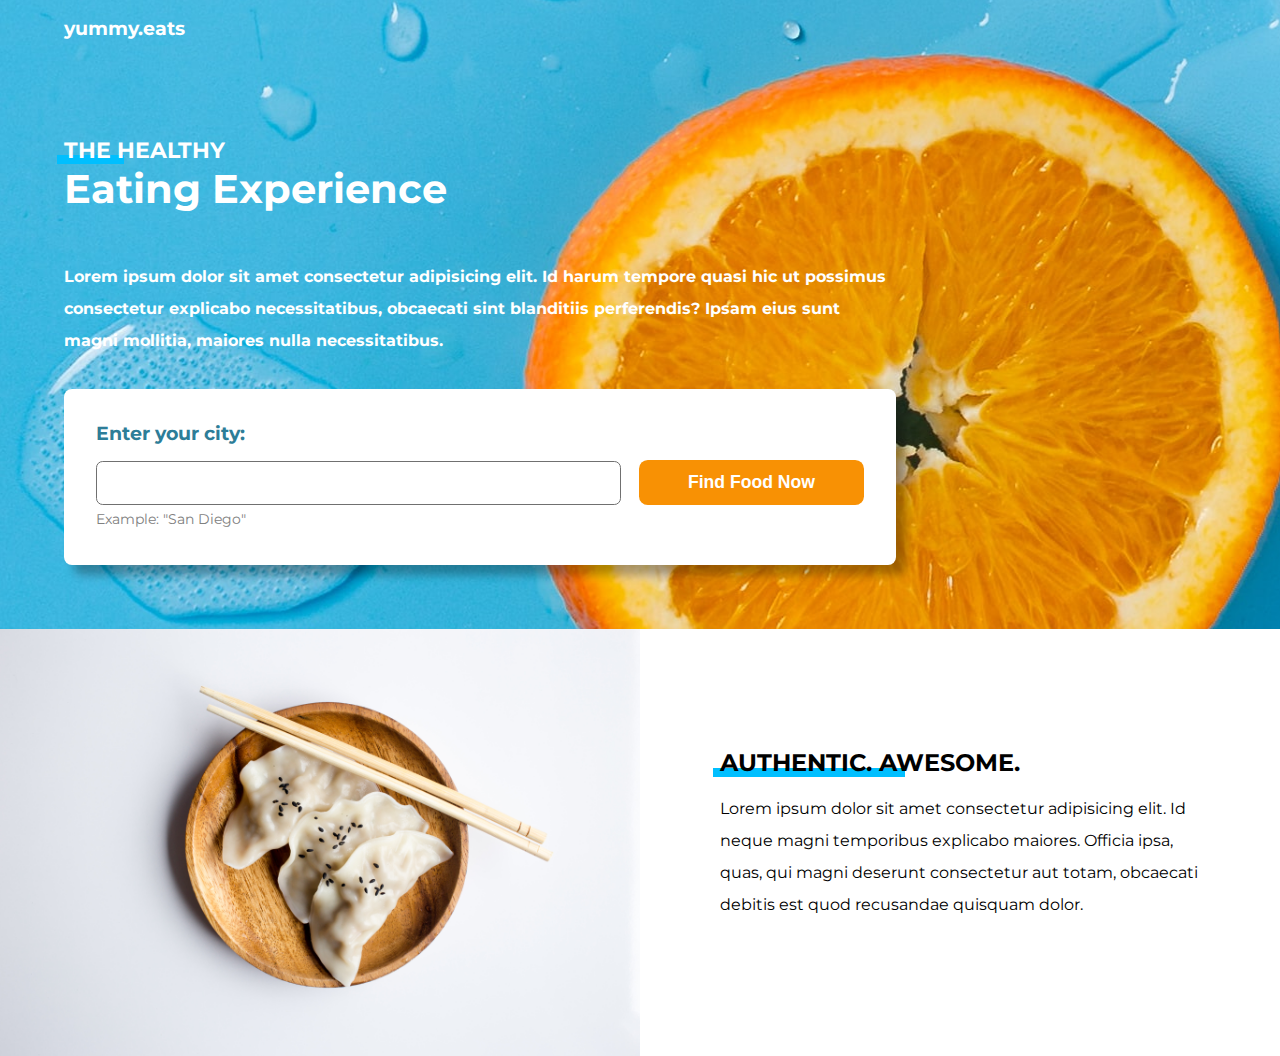
<file: Food/index.html>
<!DOCTYPE html>
<html lang="en">
<head>
    <meta charset="UTF-8">
    <meta http-equiv="X-UA-Compatible" content="IE=edge">
    <meta name="viewport" content="width=device-width, initial-scale=1.0">
    <title>Document</title>
    <link rel="stylesheet" href="css/main.css">
</head>
<body>
    <div class="overlay" id="overlay">
        <h3>Searching now...</h3>
    </div>
    <div class="hero-bg">
        <section class="top">
            <header>
                <a href="#">yummy.eats</a>
            </header>
            <h1><span>The Healthy</span> Eating Experience</h1>
            <p>Lorem ipsum dolor sit amet consectetur adipisicing elit. Id harum tempore quasi hic ut possimus consectetur explicabo necessitatibus, obcaecati sint blanditiis perferendis? Ipsam eius sunt magni mollitia, maiores nulla necessitatibus.</p>
            <div class="form-container">
                <form action="">
                    <div class="form-left">
                        <label for="city">Enter your city:</label>
                        <input type="text" name="city" id ="city">
                        <p>Example: "San Diego"</p>
                    </div>
                    <input type="button" value="Find Food Now" id="cta-btn">
                </form>
            </div>
        </section>
    </div>
    <section class="authentic">
        <div class="right-col">
            <h2>Authentic. Awesome.</h2>
            <p>Lorem ipsum dolor sit amet consectetur adipisicing elit. Id neque magni temporibus explicabo maiores. Officia ipsa, quas, qui magni deserunt consectetur aut totam, obcaecati debitis est quod recusandae quisquam dolor.</p>
        </div>
        <img src="images/food2.jpg" alt="Picture of food in a bowl">
    </section>

    <script>
        let btn = document.getElementById('cta-btn');
        let overlay = document.getElementById('overlay');
        btn.addEventListener('click', () =>{
        overlay.style.display = 'grid';
        overlay.classList.add('animate-over');
        })
    </script>
</body>
</html>
</file>
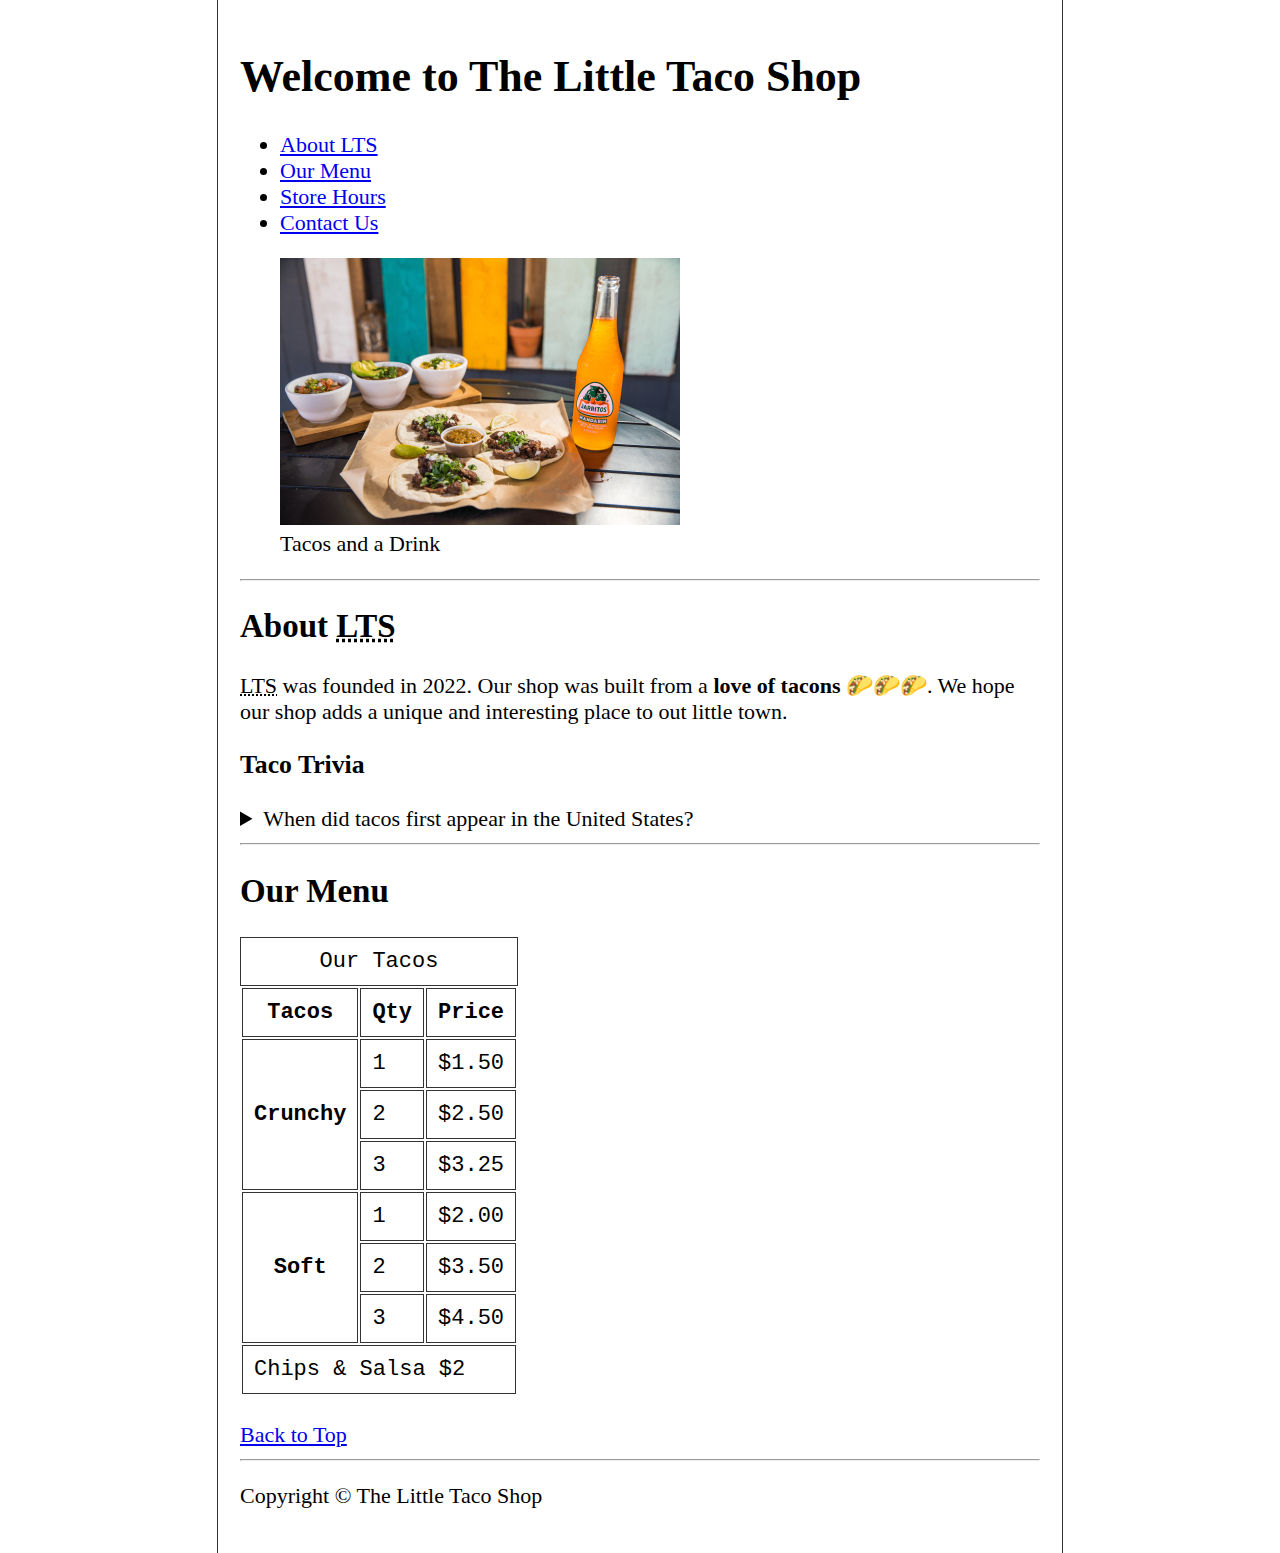
<file: Project/Html/index.html>
<!DOCTYPE html>
<html lang="en">
  <head>
    <meta charset="UTF-8">
    <meta name="description" content="This page is about Little Taco shop" >
    <title>Home</title>
    <link rel="stylesheet" href="../css/style.css" >
  </head>
  <body>
    <header>
      <h1>Welcome to The Little Taco Shop</h1>
    </header>
    <main>
      <div>
        <nav>
          <ul>
            <li><a href="#about">About LTS</a></li>
            <li><a href="#menu">Our Menu</a></li>
            <li><a href="hours.html" target="_blank">Store Hours</a></li>
            <li><a href="contact.html" target="_blank">Contact Us</a></li>
          </ul>
        </nav>
        <figure>
          <img
            src="../img/tacos_and_drink_400x267.png"
            alt="Tacos and a Drink"
            width="400"
            height="267"
          >
          <figcaption>Tacos and a Drink</figcaption>
        </figure>
      </div>
      <hr>
      <section id="about">
        <h2>About <abbr title="Little Taco Shop">LTS</abbr></h2>
        <p>
          <abbr title="Little Taco Shop">LTS</abbr> was founded in 2022. Our
          shop was built from a <b>love of tacons</b> 🌮🌮🌮. We hope our shop
          adds a unique and interesting place to out little town.
        </p>
        <h3>Taco Trivia</h3>
        <aside>
          <details>
            <summary>
              When did tacos first appear in the United States?
            </summary>
            <p>The Taco was first introduced to the United States in 1905. Mexican
              migrants were coming in to work on railroads and other jobs and
              started to bring their delicious food with them. Tacos were
              essentially a street food at this time since they were highly
              portable and cheap.</p>
          </details>
        </aside>
      </section>
      <hr>
      <section id="menu">
        <h2>Our Menu</h2>
        <table>
          <caption>
            Our Tacos
          </caption>
          <thead>
            <tr>
              <th>Tacos</th>
              <th>Qty</th>
              <th>Price</th>
            </tr>
          </thead>
          <tbody>
            <tr>
              <th rowspan="3">Crunchy</th>
              <td>1</td>
              <td>$1.50</td>
            </tr>
            <tr>
              <td>2</td>
              <td>$2.50</td>
            </tr>
            <tr>
              <td>3</td>
              <td>$3.25</td>
            </tr>
            <tr>
              <th rowspan="3">Soft</th>
              <td>1</td>
              <td>$2.00</td>
            </tr>
            <tr>
              <td>2</td>
              <td>$3.50</td>
            </tr>
            <tr>
              <td>3</td>
              <td>$4.50</td>
            </tr>
          </tbody>
          <tfoot>
            <tr>
              <td colspan="3">Chips & Salsa $2</td>
            </tr>
          </tfoot>
        </table>
        <br>
        <a href="#">Back to Top</a>
      </section>
    </main>
    <hr>
    <footer>
      <p>Copyright &#169; The Little Taco Shop</p>
    </footer>
  </body>
</html>
</file>
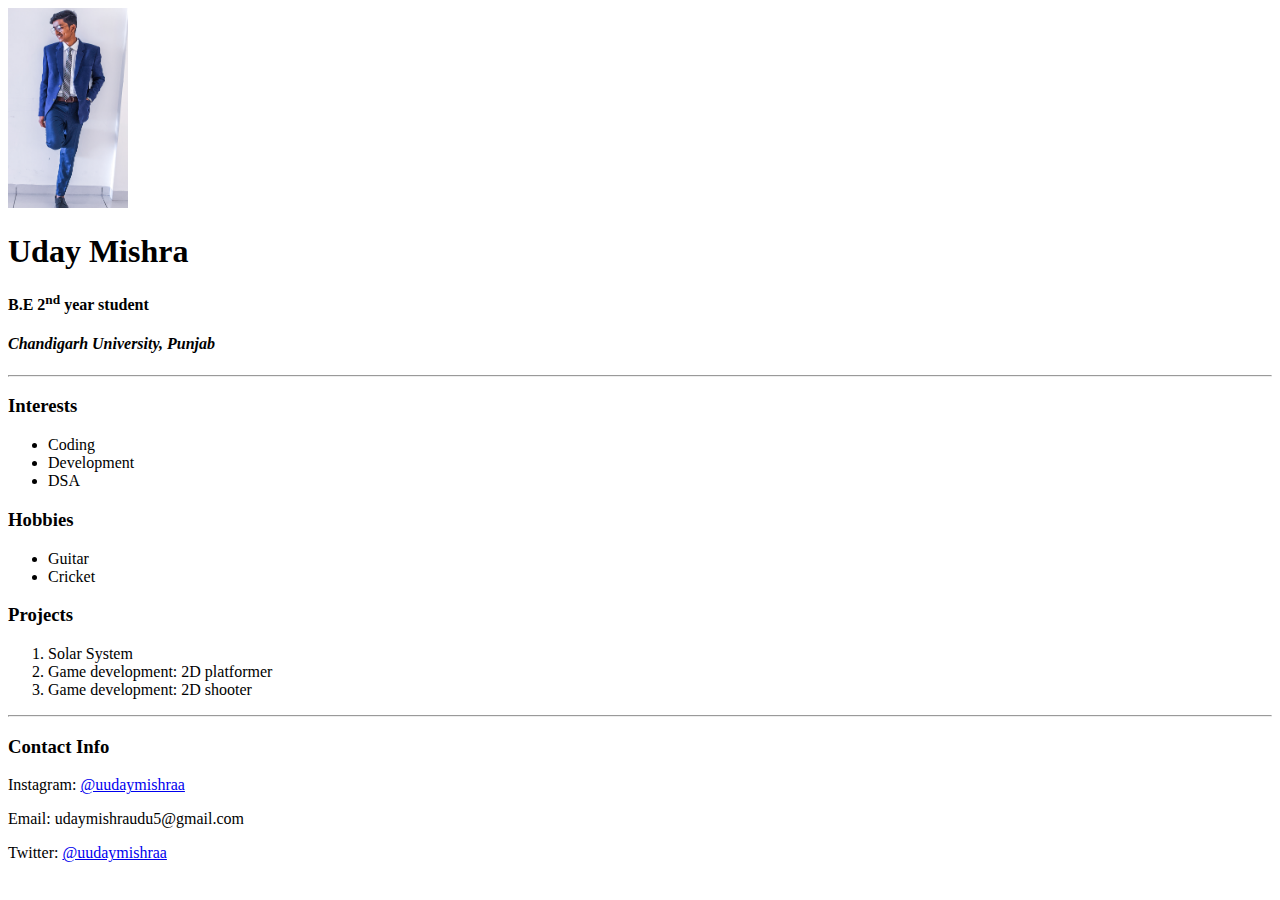
<file: Practice/HTML/about.html>
<!DOCTYPE html>
<html lang = en-IN>
    <head>
        <meta charset="UTF-8">
        <meta name = "author" content = "Uday Mishra">
        <meta name = "description" content = "This page is about me">
        <title>About me</title>
        <!-- <link rel="stylesheet" href="../CSS/style.css"> -->
    </head>
    <body>
    <div class = "image-container">
        <img src="../images/pic.jpg" alt="Profile Picture" width="120" height="200">
        <h1>Uday Mishra<br></h1>
        
        <h4> B.E 2<sup>nd</sup> year student</h4>
        <h4><i> Chandigarh University, Punjab</i> </h4>
    </div>
    <hr>
    <h3>Interests</h3>
    <ul>
        <li>Coding</li>
        <li>Development</li>
        <li>DSA</li>
    </ul>
    <h3>Hobbies</h3>
    <ul>
        <li>Guitar</li>
        <li>Cricket</li>
    </ul>
    <h3>Projects</h3>
    <ol>
        <li>Solar System</li>
        <li>Game development: 2D platformer</li>
        <li>Game development: 2D shooter</li>
    </ol>
    <hr>
    <h3>Contact Info</h3>
    <p>Instagram: <a href="https://www.instagram.com/uudaymishraa/" target = "_blank">@uudaymishraa</a></p>
    <p>Email: udaymishraudu5@gmail.com</p>
    <p>Twitter: <a href="https://twitter.com/uudaymishraa" target = "_blank">@uudaymishraa</a></p>
    </body>
</html>
</file>
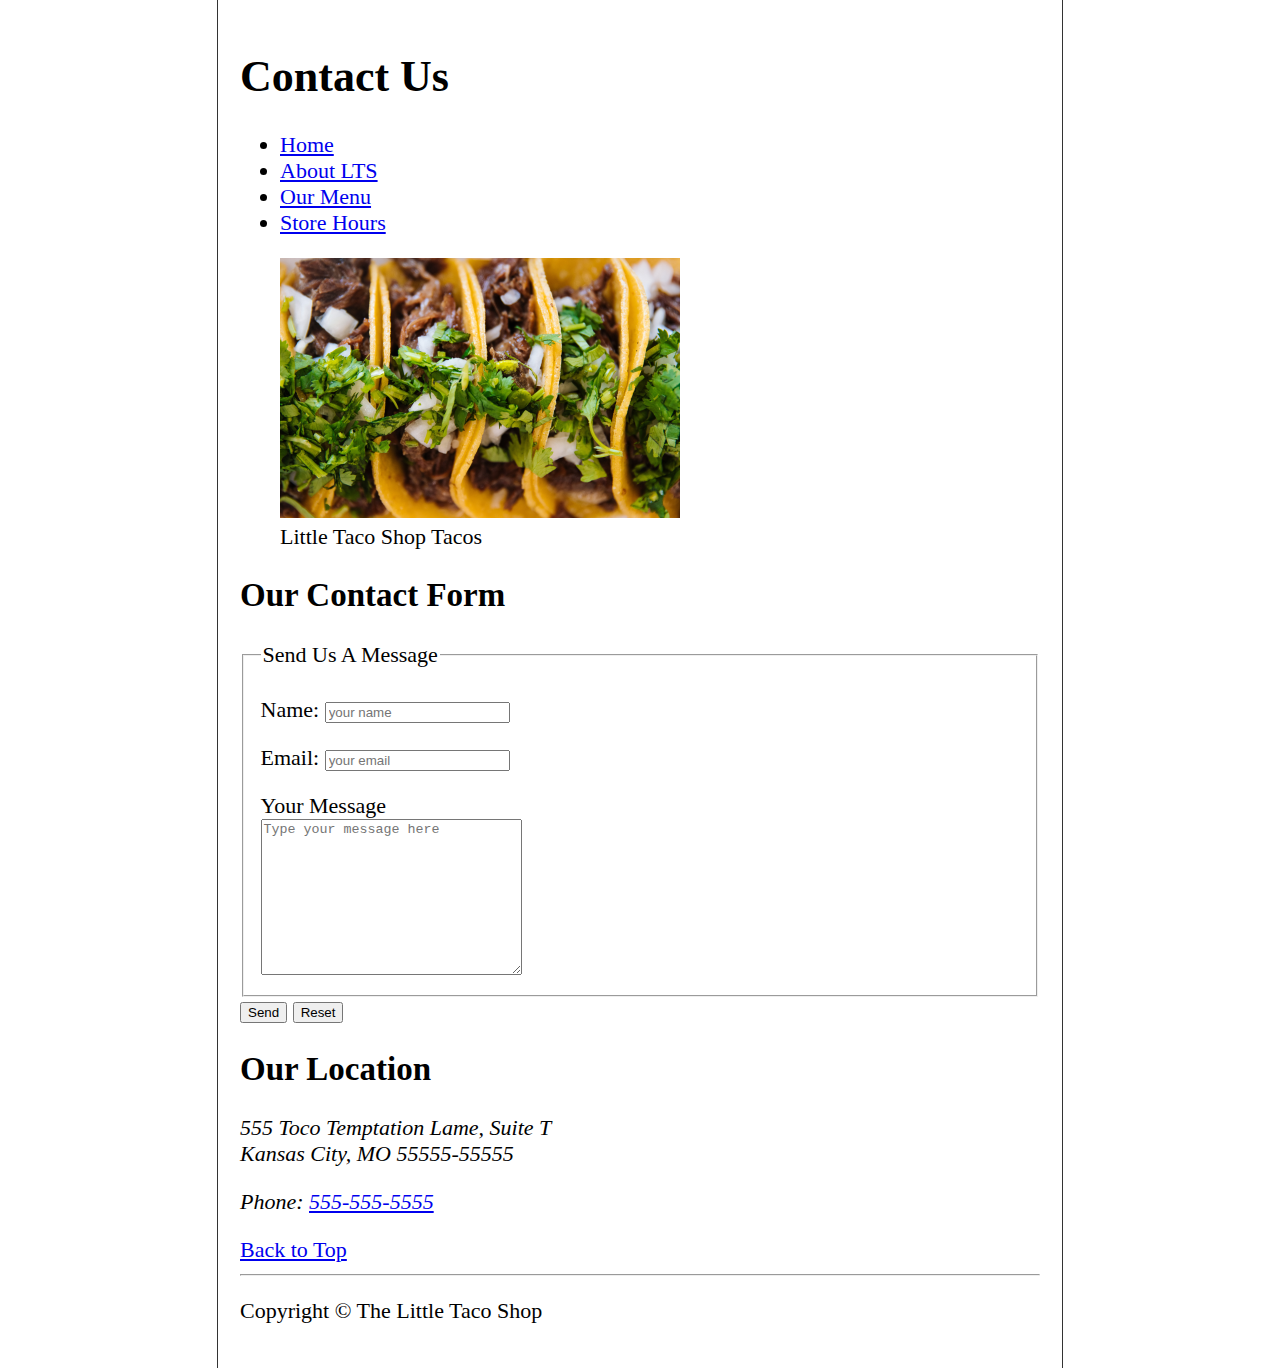
<file: Project/Html/contact.html>
<!DOCTYPE html>
<html lang="en">
    <head>
        <meta charset="UTF-8">
        <meta name="Contact Us" content="This page contains details requried to contact us">
        <title>Contact Us</title>
        <link rel="stylesheet" href="../css/style.css">
    </head>
    <body>
        <header>
            <h1>Contact Us</h1>
            <nav>
                <ul>
                    <li><a href="index.html">Home</a></li>
                    <li><a href="index.html#about">About LTS</a></li>
                    <li><a href="index.html#menu">Our Menu</a></li>
                    <li><a href="hours.html">Store Hours</a></li>
                </ul>
            </nav>
        </header>
        <main>
            <figure>
                <img src="../img/tacos_close_up_400x260.png" alt="Tacos close up" width="400" height="260">
                <figcaption>Little Taco Shop Tacos</figcaption>
            </figure>
            <h2>Our Contact Form</h2>
            <form action="https://httpbin.org/get" method="get">
                <fieldset>
                    <legend>Send Us A Message</legend>
                    <p>
                        <label for="Name">Name: </label>
                        <input type="text" name="Name" id="Name" placeholder="your name">
                    </p>
                    <p>
                        <label for="Email">Email: </label>
                        <input type="text" name="Email" id="Email" placeholder="your email">
                    </p>
                        <label for="Message">Your Message</label>
                        <br>
                        <textarea name="Message" id="Message" cols="30" rows="10" placeholder="Type your message here"></textarea>
                </fieldset>
                <button type="submit">Send</button>
                <button type="reset">Reset</button>
            </form>
            <h2>Our Location</h2>
            <address>
                555 Toco Temptation Lame, Suite T <br>
                Kansas City, MO 55555-55555 <br>
                <p>Phone: <a href="tel:+5555555555" target="_blank">555-555-5555</a></p>
            </address>
            <a href="#">Back to Top</a>
        </main>
        <hr>
        <footer>
            <p>Copyright &#169; The Little Taco Shop</p>
        </footer>
    </body>
</html>
</file>
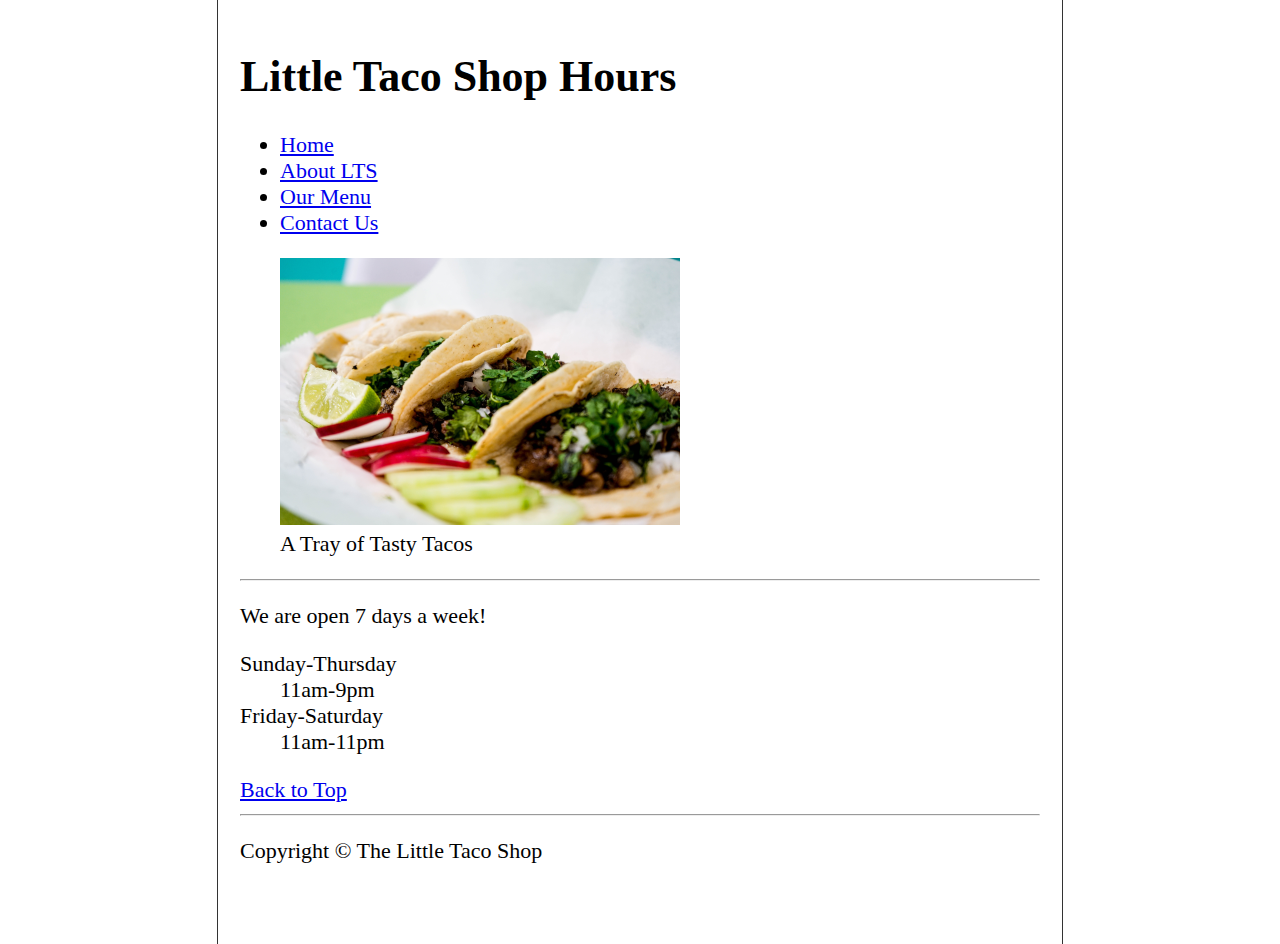
<file: Project/Html/hours.html>
<!DOCTYPE html>
<html lang="en">
    <head>
        <meta charset="UTF-8">
        <meta name="Shop Hours" content="This page is about Little Taco shop hours">
        <title>Hours</title>
        <link rel="stylesheet" href="../css/style.css">
    </head>
        <body>
            <header>
                <h1>Little Taco Shop Hours</h1>
            </header>
            <main>
                <div>
                    <nav>
                        <ul>
                            <li><a href="index.html">Home</a></li>
                            <li><a href="index.html#about">About LTS</a></li>
                            <li><a href="index.html#menu">Our Menu</a></li>
                            <li><a href="contact.html">Contact Us</a></li>
                        </ul>
                    </nav>
                    <figure>
                        <img src="../img/tacos_tray_400x267.png" alt="Tacos Tray" width="400" height="267">
                        <figcaption>A Tray of Tasty Tacos</figcaption>
                    </figure>
                </div>
                <hr>
                <div>
                    <p>We are open 7 days a week!</p>
                    <dl>
                        <dt>Sunday-Thursday</dt>
                        <dd>11am-9pm</dd>
                        <dt>Friday-Saturday</dt>
                        <dd>11am-11pm</dd>
                    </dl>
                    <a href="#">Back to Top</a>
                </div>
            </main>
            <hr>
            <p>Copyright &#169;	The Little Taco Shop</p>
    </body>
</html>
</file>
<file: Food/css/main.css>
@import url('https://fonts.googleapis.com/css2?family=Montserrat&display=swap');

body{
    font-family: 'Montserrat', sans-serif;
    margin: 0;
}
.hero-bg{
    background: #1c6681 url('../images/food1.jpg');
    background-position: 12% 83%;
    color: white;
    text-align: center;
    padding-bottom: 4em;
}
header{
    padding: 1em 0;
}
.hero-bg a{
    color: white;
    text-decoration: none;
    font-weight: bold;
    font-size: 1.2rem;
}
section{
    margin: 0 lem;
}
h1{
    font-size: 2.5rem;
    margin: 2em 0 1.2em;
}
h1 span{
    text-transform: uppercase;
    display: block;
    font-size: 1.4rem;
    position: relative;
    z-index: 1;
}
h1 span::before{
    content: ' ';
    position: absolute;
    width: 3em;
    background: #00BFFF;
    height: .4em;
    bottom: 0;
    z-index: -1;
    margin-left: -.3em;
}
.hero-bg p{
    font-weight: bold;
    margin: 0 1em 3em;
}
.form-container{
    background-color: white;
    margin: 2em -1em 0;
    padding: 2em;
}
label{
    color: #2D7D98;
    font-weight: bold;
    margin-bottom: 1em;
    font-size: 1.2em;
}
input[type = text]{
    border: 1px solid #707070;
    width: 100%;
    padding: 1em;
    box-sizing: border-box;
    border-radius: .5em;
    margin-top: 1.2em;
}
.form-container p{
    color: gray;
    margin-bottom: 1.5em;
    font-weight: normal;
    font-size: .9em;
    margin-top: .3em;
}
input[type=button]{
    background-color: #f89104;
    border: none;
    width: 100%;
    color: white;
    font-weight: bold;
    padding: 1em 0;
    border-radius: .5em;
    font-size: 1.3em;
    cursor: pointer;
}
input[type=botton]:hover{
    background-color: rgb(216,126,1);
}
.authentic{
    margin: 0;
}
.right-col{
    text-align: center;
    margin: 3em 1em;
}
h2{
    text-transform: uppercase;
    position: relative;
}
h2::before{
    content: ' ';
    position: absolute;
    width: 8em;
    background: #00BFFF;
    height: .4em;
    bottom: 0;
    z-index: -1;
    margin-left: -.3em;
}
img{
    width: 100%;
}
p{
    line-height: 2em;
}
.overlay{
    position: absolute;
    height: 100vh;
    width: 100%;
    background: rgba(0,0,0,.9);
    z-index: 1;
    place-content: center;
    color: white;
    display: none;
    opacity: 0;

}
.animate-overlay{
    animation: overlay 3s forwards;
}
@media (min-width: 730px) {
    section{
        margin: 0em 4em;  
    }
    .form-container {
        margin: 2em -4em 0;
    }
}
@media (min-width: 930px){
    .hero-bg{
        text-align: left;
    }
    .hero-bg p{
        margin: 0 0 3em;
    }
    .hero-bg section {
        width: 65%;
    }
    .form-container{
        margin: 2em 0 0;
        padding: 2em;
        border-radius: .5em;
        box-shadow: 10px 10px 10px rgba(0,0,0,.3);
    }
    form{
        display: flex;
    }
    .form-left{
        width: 70%;
    }
    label{
        margin: 0;
    }
    input[type="button"]{
        height: fit-content;
        font-size: 1.1em;
        margin-left: 1em;
        margin-top: 2.2em;
        padding: .7em 0;
        width: 30%;
    }
    .hero-bg p{
        margin-bottom: 0;
    }
    section.authentic{
        display: grid;
        grid-template-columns: repeat(2,50%);
        grid-template-areas:
            "bowl content";
    }
    .right-col{
        grid-area: content;
        padding: 0 10%;
        text-align: left;
        align-self: center;
    }
    img{
        grid-area: bowl;
    }
    h2{
        margin: 0;
    }
}
.top{
    animation: fadeIn 2s forwards;
}
@keyframes fadeIn{
    from{
        opacity: 0;
        transform: translateY(-2em);
    }
    to{
        opacity: 1;
        transform: translateY(0);
    }
}
@keyframes overlay{
    0% {
        opacity: 0;
    }
    30% {
        opacity: 1;
    }
    70% {
        opacity: 1;
    }
    100% {
        opacity: 0;
    }
}
</file>
<file: Project/css/style.css>
html {
    font-size: 22px;
}

body {
    min-height: 100vh;
    max-width: 800px;
    margin: 0 auto;
    padding: 1rem;
    border-left: 1px solid #333;
    border-right: 1px solid #333;
}

th, td, caption {
    border: 1px solid #333;
    font-family: 'Courier New', Courier, monospace;
    border-collapse: separate;
    padding: 0.5rem;
}
</file>
<file: Practice/CSS/style.css>
.image-container {
    display: flex;
    align-items: center;
  }
  
  img {
    margin-right: 20px;
  }
</file>
